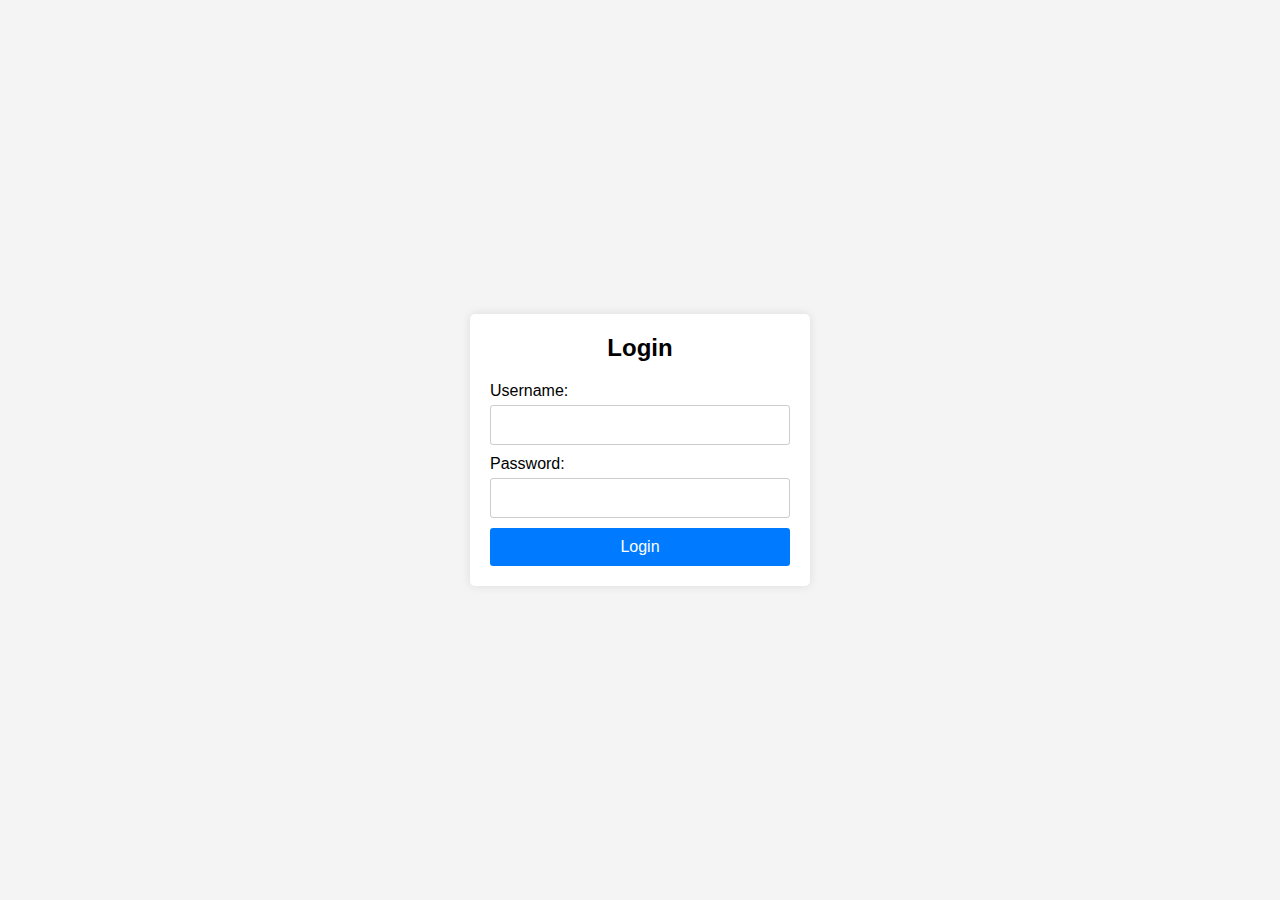
<file: templates/check.html>
<!DOCTYPE html>
<html lang="en">
  <head>
    <meta charset="UTF-8" />
    <meta name="viewport" content="width=device-width, initial-scale=1.0" />
    <title>Login Page</title>
    <style>
      body {
        font-family: Arial, sans-serif;
        background-color: #f4f4f4;
        margin: 0;
        padding: 0;
        display: flex;
        justify-content: center;
        align-items: center;
        height: 100vh;
      }
      .login-container {
        background-color: #ffffff;
        border-radius: 5px;
        box-shadow: 0px 0px 10px rgba(0, 0, 0, 0.1);
        padding: 20px;
        width: 300px;
      }
      .login-container h2 {
        margin-top: 0;
        text-align: center;
      }
      .login-container form {
        display: flex;
        flex-direction: column;
      }
      .login-container form label {
        margin-bottom: 5px;
      }
      .login-container form input[type="text"],
      .login-container form input[type="password"] {
        padding: 10px;
        margin-bottom: 10px;
        border: 1px solid #ccc;
        border-radius: 3px;
        font-size: 16px;
      }
      .login-container form input[type="submit"] {
        padding: 10px;
        border: none;
        border-radius: 3px;
        background-color: #007bff;
        color: #fff;
        cursor: pointer;
        font-size: 16px;
      }
      .login-container form input[type="submit"]:hover {
        background-color: #0056b3;
      }
    </style>
  </head>
  <body>
    <div class="login-container">
      <h2>Login</h2>
      <form action="login.php" method="post">
        <label for="username">Username:</label>
        <input type="text" id="username" name="username" required />

        <label for="password">Password:</label>
        <input type="password" id="password" name="password" required />

        <input type="submit" value="Login" />
      </form>
    </div>
  </body>
</html>
</file>
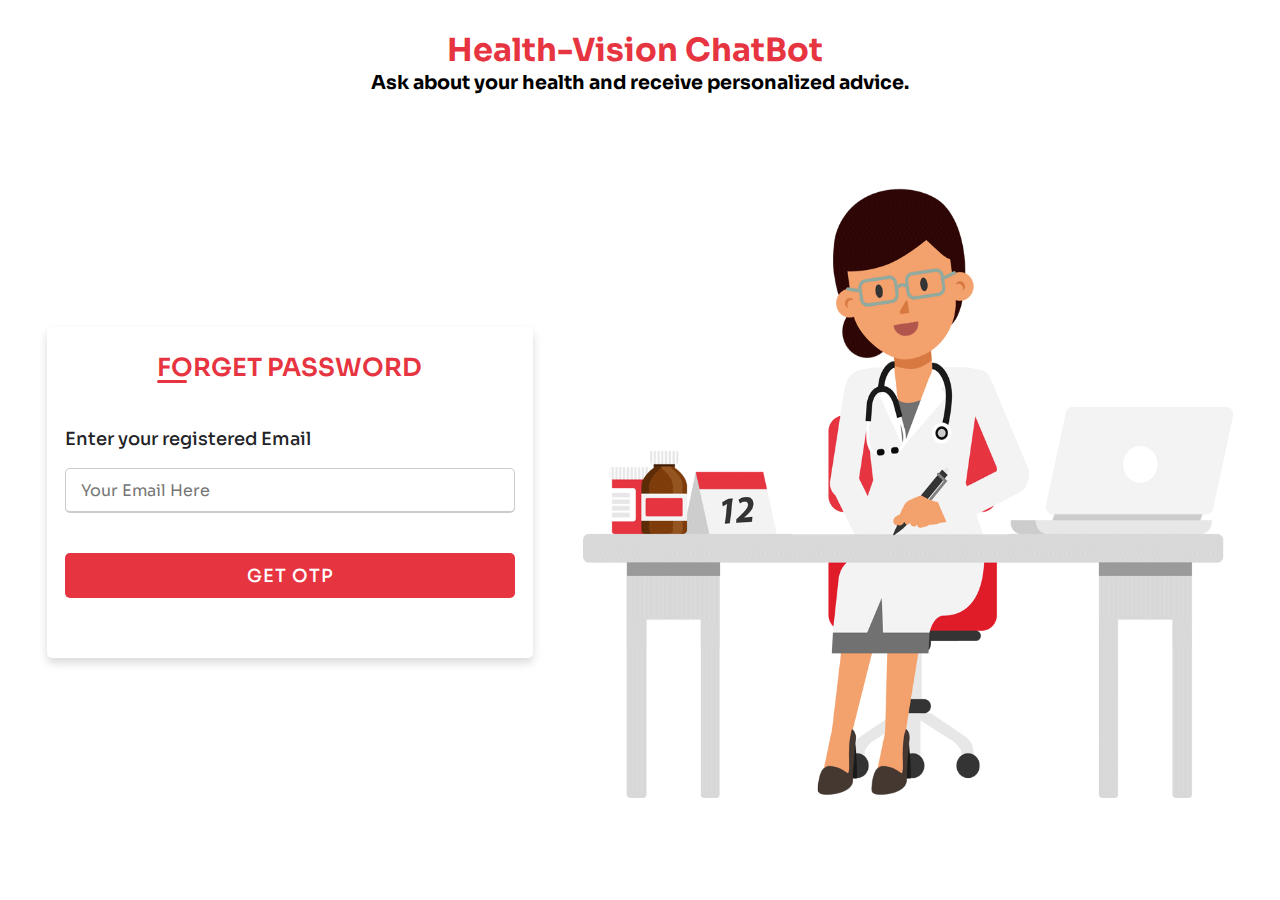
<file: templates/forget_password.html>
<!DOCTYPE html>
<html lang="en" dir="ltr">
  <head>
    <meta charset="UTF-8">
    <title>Health-Vision ChatBot</title>
    <!-- <link rel="stylesheet" href="/chatbot.css"> -->
    <link
      rel="stylesheet"
      href="/static/liq.css"
    />
     <meta name="viewport" content="width=device-width, initial-scale=1.0">
   </head>
<body>
    <style>
      .outer{
      display: flex;
      justify-content: center;
      align-items: center;
      flex-direction: row;
      padding-bottom: 20px;
      }
      .queshead {
      display: flex;
      justify-content: center;
      align-items: center;
      flex-direction: column;
      margin-top: 30px;
    }
    .queshead h1 {
      font-size: 2rem;
      font-weight: 700;
      color: #e73441;
    }
    .queshead h3 {
      font-size: 1.2rem;
      font-weight: 700;
      color: #000;
    }
.container{
  margin-top: 50px;
  display: flex;
  justify-content: center;
  width: 38%;
  height: auto;
    padding: 25px 30px;
    background: rgb(255, 255, 255);
  border-radius: 5px;
  box-shadow: 0 5px 10px rgba(0,0,0,0.15);
}
.container .title{
  position: relative;
  font-size: 25px;
  font-weight: 600;
  color: #e73441;
}
.container .title::before{
  content: "";
  position: absolute;
  left: 0;
  bottom: 0;
  height: 3px;
  width: 30px;
  border-radius: 5px;
  background: #e73441;
}
.content form .user-details{
  display: flex;
  flex-direction: column;
  justify-content: space-between;
  margin: 20px 0 12px 0;
  color:#222327;
}
form .user-details .input-box{
  margin-bottom: 5px;
  width: 100%;
  color:#222327;
  margin-top: 15px;
  padding-top: 10px;
}
form .input-box span.details{
  display: block;
  font-weight: 500;
  font-size: large;
  margin-bottom: 5px;
  padding-bottom: 13px;
  
}
.user-details .input-box input{
  height: 45px;
  width: 450px;
  outline: none;
  font-size: 16px;
  border-radius: 5px;
  padding-left: 15px;
  border: 1px solid #ccc;
  border-bottom-width: 2px;
  transition: all 0.3s ease;
  color:#222327;

}
.user-details .input-box input:focus,
.user-details .input-box input:after{
  border-color: #e73441;

}
textarea{
  width:100%;
  font-size: 16px;
  border-radius: 5px;
  padding-left: 15px;
  border: 1px solid #ccc;
  border-bottom-width: 2px;
  transition: all 0.3s ease;
  color:#222327;
}
textarea:focus, textarea:valid {
  border-color: #e73441;
}
 form .gender-details .gender-title{
  font-size: 20px;
  font-weight: 500;
 }
 form .category{
   display: flex;
   width: 80%;
   margin: 14px 0 ;
   justify-content: space-between;
 }
 form .category label{
   display: flex;
   align-items: center;
   cursor: pointer;
 }
 form .category label .dot{
  height: 18px;
  width: 18px;
  border-radius: 50%;
  margin-right: 10px;
  background: #e1e1e1;
  border: 5px solid transparent;
  transition: all 0.3s ease;
}
 #dot-1:checked ~ .category label .one,
 #dot-2:checked ~ .category label .two,
 #dot-3:checked ~ .category label .three{
   background: #6e1e1e;
   border-color: #842c2c;
 }
 form input[type="radio"]{
   display: none;
 }
 form input[type="file"]{
  color: darkblue;
  font-size: 20px;
  font-weight: 500;
  letter-spacing: 1px;
  cursor: pointer;
  transition: all 0.3s ease;
  padding:10px 20px;
  border-radius: 5px;
}


 form .button{
   height: 45px;
   margin: 35px 0
 }
 form .button .input{
   height: 100%;
   width: 100%;
   border-radius: 5px;
   border: none;
   color: white;
   font-size: 18px;
   font-weight: 500;
   letter-spacing: 1px;
   cursor: pointer;
   transition: all 0.3s ease;
   background: #e73441;
 }

button{
  overflow: visible;
  position: relative;
  float: right;
  border: 0;
  padding: 0;
  cursor: pointer;
  height: 40px;
  width: 110px;
  color: #fff;
  text-transform: uppercase;
  background: #e73441;
  border-radius: 10px;

}
button:hover{
  overflow: visible;
  position: relative;
  float: right;
  border: 0;
  padding: 0;
  cursor: pointer;
  height: 40px;
  width: 110px;
  color: #e73441;
  border: 1px solid #e73441;
  text-transform: uppercase;
  background: white;
  border-radius: 10px;
}
.popup{
  position:fixed;
  top:-150%;
  left:50%;
  opacity:0;
  transform:translate(-50%,-50%) scale(1.25);
  width:380px;
  padding:20px 30px;
  background:#fff;
  box-shadow: 2px 2px 5px 5px rgba(0,0,0,0.15);
  border-radius:10px;
  transition: top 0ms ease-in-out 200ms,opacity 200ms ease-in-out 0ms, transform 20ms ease-in-out 0ms;

}
.popup.active{
  top:50%;
  opacity:1;
  transform:translate(-50%,-50%) scale(1);

  transition: top 0ms ease-in-out 0ms,opacity 200ms ease-in-out 0ms, transform 20ms ease-in-out 0ms;
}
.popup .close-btn{
  position:absolute;
  top: 10px;
  right: 10px;
  width: 15px;
  height: 15px;
  background: #888;
  color:#eee;
  text-align: center;
  line-height: 15px;
  border-radius: 15px;
  cursor: pointer;
}
.popup .close-btn:hover{
  background: red;
}
.popup .form h2{
  text-align: center;
  color: #f6685e;
  margin: 10px 0px 20px;
  font-size: 22px;
}
.popup .form .form-element{
  margin: 10px 0px;
}
.popup .form .form-element label{
  font-size: 16px;
  color: #222;
}
.popup .form .form-element input[type="text"]{
  margin-top: 5px;
  width: 100%;
  padding: 10px;
  border: 1px solid #ccc;
  outline: none;
  border-radius: 5px;
}
select{
  margin-top: 5px;
  width: 100%;
  padding: 10px;
  border: 1px solid #ccc;
  outline: none;
  border-radius: 5px;
  background-color: #FFF;
}
.input-box input[type="checkbox"]
{
  display: flex;
  align-items: flex-start;
  justify-content: flex-start;
  width: 40px;
  height: 40px;
  border-radius: 50%;
  border: none;
}
.input-box input[type="checkbox"]:active
{
  background: #f6685e;
  border: none;
}
.chatbotgif img{
  width: 650px;
  height: 650px;
  margin-top: 50px;
  margin-left: 50px;
}
.other  a{
  text-decoration: none;
  color: #e73441;
  font-size: 1rem;
  font-weight: 500;
}
p{
    text-align: center;
    font-size: 1.2rem;
    font-weight: 500;
    color: #000;
}
.ways{
    display: flex;
    justify-content: center;
    align-items: center;
    flex-direction: row;
    gap: 20px;
}
.alerts
{
  color:red;
  text-align: center;
}
.ways .button a{
    color:#e73441;
    text-decoration: none;
    font-size: 1.2rem;
    font-weight: 500;
    padding: 10px 20px;
    border: 1px solid #e73441;
}
.ways .button input{
    color:#e73441;
    text-decoration: none;
    background-color: #fff;
    margin-top: -10px;
    font-size: 1.2rem;
    font-weight: 500;
    padding: 10px 20px;
    border: 1px solid #e73441;
}
.popupcont{
  display: flex;
  justify-content: center;
  align-items: center;
  flex-direction: column;
  position: fixed;
  top: 0;
  left: 0;
  width: 100%;
  height: 100%;
  background: rgba(217, 210, 210, 0.5);
  display: none;
}

    </style>
        <div class="queshead">
          <h1>Health-Vision ChatBot</h1>
          <h3>Ask about your health and receive personalized advice. </h3>
        </div>
  <div class="outer">
  <div class="container">
    <div class="title"> FORGET PASSWORD</div>
    <div class="content">
      <form action="/gop" method="post" class="form">
        <div class="user-details">
            <div class="input-box">
                <span class="details">Enter your registered Email</span>
                <input type="text" name="email" id="email" placeholder="Your Email Here"/>
              </div>
              <div  class="alerts" id="msg"> 
                <a>
                  
                </a>
              </div>
              <script type = "text/javascript">
                setTimeout(()=>{
                  const sometext = document.getElementById("msg");
                  sometext.style.display = 'none';
                },3000);
              </script>
              
          
        </div>  
        <div class="button">
          <input id="OTP" type="submit" name="clicked" value="GET OTP" class="input">
        </div>
      </div>
    </form>
  </div>
<div class="chatbotgif">
  <img src="/static/doctor-animate.gif" alt="chatbot">
</div>
</div>
<div class="popupcont">
  <div class="popup">
    <div class="close-btn">&times;</div>
    <div class="form">
      <form action="/otp" method="post">
        <h2>ONE TIME PASSWORD</h2>
        <div class="form-element">
          <input type="text" name="OTP" id="OTPP" placeholder="Enter your OTP" />
          <div class="form-element">
            <button type="submit" class="btn" name="clicked" value="Register">Register</button>
          </div> 
        </div>
     </form>
    </div>
  </div>

    <!-- <script>
      document.querySelector("#OTP").addEventListener("click", function() {
    document.querySelector(".popup").classList.add("active");
});
document.querySelector(".popup .close-btn").addEventListener("click", function() {
    document.querySelector(".popup").classList.remove("active");
});
    </script> -->
</body>
</html>
</file>
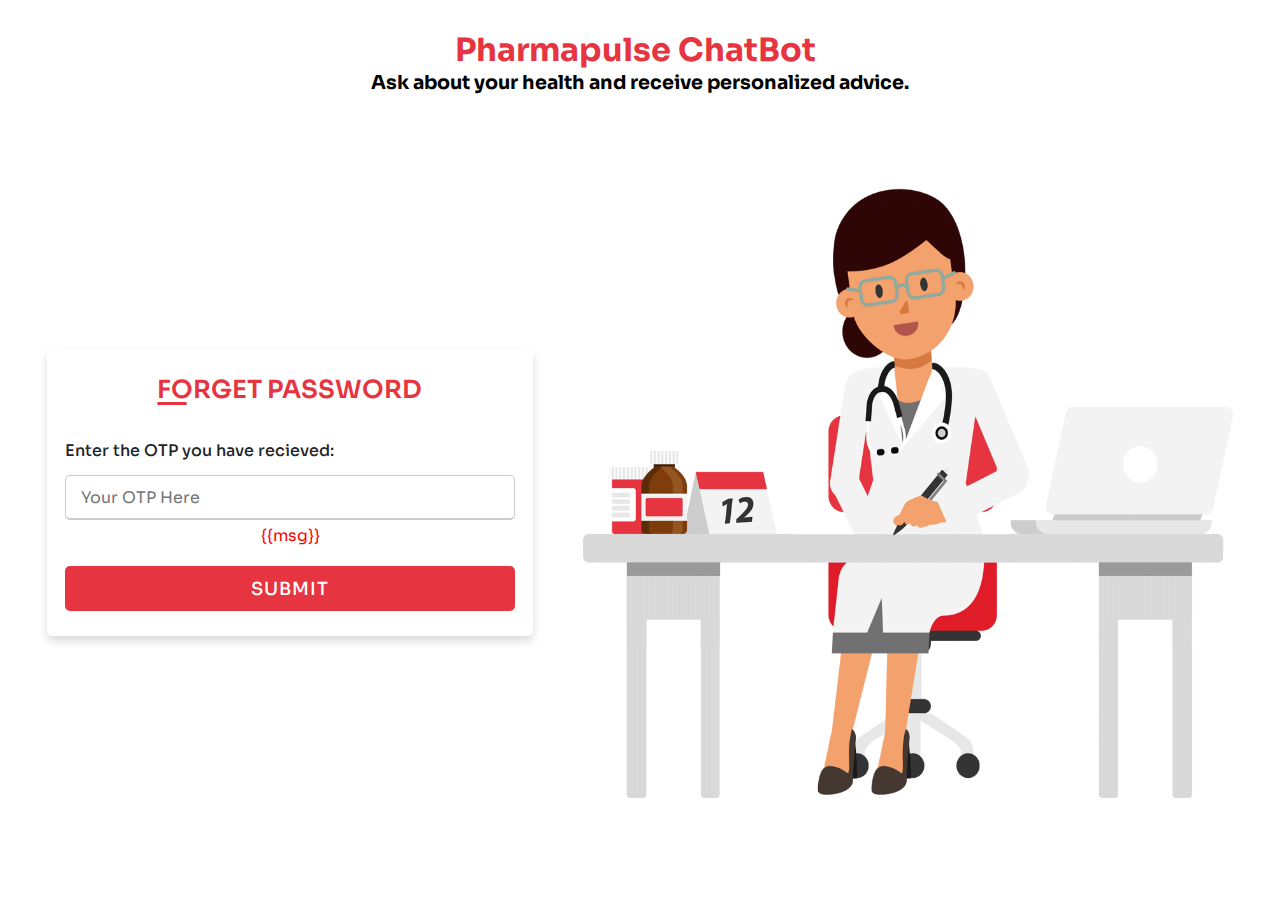
<file: templates/otpSend.html>
<!DOCTYPE html>
<html lang="en" dir="ltr">
  <head>
    <meta charset="UTF-8">
    <title>Pharmapulse ChatBot</title>
    <!-- <link rel="stylesheet" href="/chatbot.css"> -->
    <link
      rel="stylesheet"
      href="/static/liq.css"
    />
     <meta name="viewport" content="width=device-width, initial-scale=1.0">
   </head>
<body>
  <style>
    .outer{
    display: flex;
    justify-content: center;
    align-items: center;
    flex-direction: row;
    padding-bottom: 20px;
    }
    .queshead {
    display: flex;
    justify-content: center;
    align-items: center;
    flex-direction: column;
    margin-top: 30px;
  }
  .queshead h1 {
    font-size: 2rem;
    font-weight: 700;
    color: #e73441;
  }
  .queshead h3 {
    font-size: 1.2rem;
    font-weight: 700;
    color: #000;
  }
.container{
margin-top: 50px;
display: flex;
justify-content: center;
width: 38%;
height: auto;
  padding: 25px 30px;
  background: rgb(255, 255, 255);
border-radius: 5px;
box-shadow: 0 5px 10px rgba(0,0,0,0.15);
}
.container .title{
position: relative;
font-size: 25px;
font-weight: 600;
color: #e73441;
}
.container .title::before{
content: "";
position: absolute;
left: 0;
bottom: 0;
height: 3px;
width: 30px;
border-radius: 5px;
background: #e73441;
}
.content form .user-details{
display: flex;
flex-direction: column;
justify-content: space-between;
margin: 20px 0 12px 0;
color:#222327;
}
.user-details .input-box{
margin-bottom: 5px;
width: 100%;
color:#222327;
margin-top: 15px;
}
form .input-box span.details{
display: block;
font-weight: 500;
padding-bottom: 10px;
/* margin-top: 9px; */
margin-bottom: 4px;
}
.user-details .input-box input{
height: 45px;
width: 450px;
outline: none;
font-size: 16px;
border-radius: 5px;
padding-left: 15px;
border: 1px solid #ccc;
border-bottom-width: 2px;
transition: all 0.3s ease;
color:#222327;
/* background: #222327; */
}
.user-details .input-box input:focus,
.user-details .input-box input:after{
border-color: #e73441;

}
textarea{
width:100%;
font-size: 16px;
border-radius: 5px;
padding-left: 15px;
border: 1px solid #ccc;
border-bottom-width: 2px;
transition: all 0.3s ease;
color:#222327;
}
textarea:focus, textarea:valid {
border-color: #e73441;
}
form .gender-details .gender-title{
font-size: 20px;
font-weight: 500;
}
form .category{
 display: flex;
 width: 80%;
 margin: 14px 0 ;
 justify-content: space-between;
}
form .category label{
 display: flex;
 align-items: center;
 cursor: pointer;
}
form .category label .dot{
height: 18px;
width: 18px;
border-radius: 50%;
margin-right: 10px;
background: #e1e1e1;
border: 5px solid transparent;
transition: all 0.3s ease;
}
#dot-1:checked ~ .category label .one,
#dot-2:checked ~ .category label .two,
#dot-3:checked ~ .category label .three{
 background: #6e1e1e;
 border-color: #842c2c;
}
form input[type="radio"]{
 display: none;
}
form input[type="file"]{
color: darkblue;
font-size: 20px;
font-weight: 500;
letter-spacing: 1px;
cursor: pointer;
transition: all 0.3s ease;
padding:10px 20px;
border-radius: 5px;
}


form .button{
 height: 45px;
 margin-top: 20px;
}
form .button .input{
 height: 100%;
 width: 100%;
 border-radius: 5px;
 border: none;
 color: white;
 font-size: 18px;
 font-weight: 500;
 letter-spacing: 1px;
 cursor: pointer;
 transition: all 0.3s ease;
 background: #e73441;
}

button{
overflow: visible;
position: relative;
float: right;
border: 0;
padding: 0;
cursor: pointer;
height: 40px;
width: 110px;
color: #fff;
text-transform: uppercase;
background: #e73441;
border-radius: 10px;


}
button:hover{
overflow: visible;
position: relative;
float: right;
border: 0;
padding: 0;
cursor: pointer;
height: 40px;
width: 110px;
color: #e73441;
border: 1px solid #e73441;
text-transform: uppercase;
background: white;
border-radius: 10px;
}
.popup{
position:fixed;
top:-150%;
left:50%;
opacity:0;
transform:translate(-50%,-50%) scale(1.25);
width:380px;
padding:20px 30px;
background:#fff;
box-shadow: 2px 2px 5px 5px rgba(0,0,0,0.15);
border-radius:10px;
transition: top 0ms ease-in-out 200ms,opacity 200ms ease-in-out 0ms, transform 20ms ease-in-out 0ms;

}
.popup.active{
top:50%;
opacity:1;
transform:translate(-50%,-50%) scale(1);

transition: top 0ms ease-in-out 0ms,opacity 200ms ease-in-out 0ms, transform 20ms ease-in-out 0ms;
}
.popup .close-btn{
position:absolute;
top: 10px;
right: 10px;
width: 15px;
height: 15px;
background: #888;
color:#eee;
text-align: center;
line-height: 15px;
border-radius: 15px;
cursor: pointer;
}
.popup .close-btn:hover{
background: red;
}
.popup .form h2{
text-align: center;
color: #f6685e;
margin: 10px 0px 20px;
font-size: 22px;
}
.popup .form .form-element{
margin: 10px 0px;
}
.popup .form .form-element label{
font-size: 16px;
color: #222;
}
.popup .form .form-element input[type="text"]{
margin-top: 5px;
width: 100%;
padding: 10px;
border: 1px solid #ccc;
outline: none;
border-radius: 5px;
}
select{
margin-top: 5px;
width: 100%;
padding: 10px;
border: 1px solid #ccc;
outline: none;
border-radius: 5px;
background-color: #FFF;
}
.input-box input[type="checkbox"]
{
display: flex;
align-items: flex-start;
justify-content: flex-start;
width: 40px;
height: 40px;
border-radius: 50%;
border: none;
}
.input-box input[type="checkbox"]:active
{
background: #f6685e;
border: none;
}
.chatbotgif img{
width: 650px;
height: 650px;
margin-top: 50px;
margin-left: 50px;
}
.other  a{
text-decoration: none;
color: #e73441;
font-size: 1rem;
font-weight: 500;
}
p{
  text-align: center;
  font-size: 1.2rem;
  font-weight: 500;
  color: #000;
}
.ways{
  display: flex;
  justify-content: center;
  align-items: center;
  flex-direction: row;
  gap: 20px;
}
.alerts
{
color:red;
text-align: center;
}
.ways .button a{
  color:#e73441;
  text-decoration: none;
  font-size: 1.2rem;
  font-weight: 500;
  padding: 10px 20px;
  border: 1px solid #e73441;
}
.ways .button input{
  color:#e73441;
  text-decoration: none;
  background-color: #fff;
  margin-top: -10px;
  font-size: 1.2rem;
  font-weight: 500;
  padding: 10px 20px;
  border: 1px solid #e73441;
}
.popupcont{
display: flex;
justify-content: center;
align-items: center;
flex-direction: column;
position: fixed;
top: 0;
left: 0;
width: 100%;
height: 100%;
background: rgba(217, 210, 210, 0.5);
display: none;
}

  </style>
        <div class="queshead">
          <h1>Pharmapulse ChatBot</h1>
          <h3>Ask about your health and receive personalized advice. </h3>
        </div>
  <div class="outer">
  <div class="container">
    <div class="title"> FORGET PASSWORD</div>
    <div class="content">
      <form action="/v_otp" method="post" class="form">
        <div class="user-details">
            <div class="input-box">
                <span class="details">Enter the OTP you have recieved:</span>
                <input type="text" name="email" id="email" placeholder="Your OTP Here"/>
              </div>
              <div  class="alerts" id="msg"> 
                <a>
                  {{msg}}
                </a>
              </div>
              <script type = "text/javascript">
                setTimeout(()=>{
                  const sometext = document.getElementById("msg");
                  sometext.style.display = 'none';
                },5000);
              </script>
              
          
        </div>  
        <div class="button">
          <input id="OTP" type="submit" name="clicked" value="SUBMIT" class="input">
        </div>
      </div>
    </form>
  </div>
<div class="chatbotgif">
  <img src="/static/doctor-animate.gif" alt="chatbot">
</div>
</div>

    <!-- <script>
      document.querySelector("#OTP").addEventListener("click", function() {
    document.querySelector(".popup").classList.add("active");
});
document.querySelector(".popup .close-btn").addEventListener("click", function() {
    document.querySelector(".popup").classList.remove("active");
});
    </script> -->
</body>
</html>
</file>
<file: static/liq.css>
@import url("https://fonts.googleapis.com/css2?family=Sora:wght@100;200;300;400;500;600;700&display=swap");
*{
  margin: 0;
  padding: 0;
  box-sizing: border-box;
  font-family: "Sora", sans-serif;
}
body {
  margin: 0;
  /* background-color: rgba(0, 0, 0, 0.8); */
  background-color: #fff;
  /* background-image: url("https://www.google.com/url?sa=i&url=https%3A%2F%2Fwww.pxfuel.com%2Fen%2Fquery%3Fq%3Dchatbot&psig=AOvVaw0o6kCIdqvSphhuVea8qwCM&ust=1709099781599000&source=images&cd=vfe&opi=89978449&ved=2ahUKEwjun5v86sqEAxXdaGwGHSJNC-kQjRx6BAgAEBc"); */
}
.accordion {
  display: flex;
  flex-direction: column;
  max-width: 991px;
  min-width: 320px;
  margin: 50px auto;
  padding: 0 50px;
}
.accordion h1 {
  color: #e73441;
  font-size: 52px;
  font-weight: 700;
  text-align: center;
  margin-bottom: 50px;
}
.accordion-item {
  margin-top: 16px;
  border: 1px solid #fcfcfc;
  border-radius: 6px;
  background: #ffffff;
  box-shadow: rgba(0, 0, 0, 0.05) 0px 1px 2px 0px;
}
.accordion-item .accordion-item-title {
  position: relative;
  margin: 0;
  display: flex;
  width: 100%;
  font-size: 15px;
  cursor: pointer;
  justify-content: space-between;
  flex-direction: row-reverse;
  padding: 14px 20px;
  font-weight: 700;
  box-sizing: border-box;
  align-items: center;
}
.accordion-item .accordion-item-desc {
  display: none;
  font-size: 14px;
  line-height: 22px;
  font-weight: 300;
  color: #444;
  border-top: 1px dashed #ddd;
  padding: 10px 20px 20px;
  box-sizing: border-box;
}
.accordion-item input[type="checkbox"] {
  position: absolute;
  height: 0;
  width: 0;
  opacity: 0;
}
.accordion-item input[type="checkbox"]:checked ~ .accordion-item-desc {
  display: block;
}
.accordion-item
  input[type="checkbox"]:checked
  ~ .accordion-item-title
  .icon:after {
  content: "-";
  font-size: 20px;
}
.accordion-item input[type="checkbox"] ~ .accordion-item-title .icon:after {
  content: "+";
  font-size: 20px;
}
.accordion-item:first-child {
  margin-top: 0;
}
.accordion-item .icon {
  margin-left: 14px;
}

@media screen and (max-width: 767px) {
  .accordion {
      padding: 0 16px;
  }
  .accordion h1 {
      font-size: 22px;
  }
}
.navbar input[type="checkbox"],
.navbar .hamburger-lines {
  display: none;
}
.navbar {
  top: 20px;
  position: absolute;
  width: 100%;
  color: #000;
  background-color: rgba(255, 255, 255, 0);
  z-index: 100;
  transition: top 0.3s;
}

.navbar-container {
  display: flex;
  justify-content: space-between;
  height: 64px;
  align-items: center;
}
.navbar .navbar-elements {
  opacity: 1;
}
.menu-items {
  order: 2;
  display: flex;
}
.logo {
  order: 1;
  font-size: 1.5rem;
  color: #e73441;

}

.menu-items li {
  list-style: none;
  margin-left: 1.5rem;
  font-size: 1.3rem;
}

.navbar a {
  color: #000;
  text-decoration: none;
  font-weight: 500;
  transition: color 0.3s ease-in-out;
}

.navbar a:hover {
  color: #e73441;
}
i{
  color: white;
  font-size: 18px;
  cursor: pointer;
  align-items: center;
  justify-content: center;
  top: 10px;
}
.header-button {
  font-size: 24px;
  font-weight: bold;
  text-decoration: none;
  color: white;
  margin-left: 20px;
}
.user-image {
  max-width: 125px;
  max-height: 125px;
  align-self: flex-end;
  padding: 10px;
  margin: 10px;
  border-radius: 10px;
}
.menu {
  list-style: none;
  padding: 0;
  display: flex;
  align-items: center;
}

.menu li {
  margin: 0 20px;
}

.menu a {
  text-decoration: none;
  color: #ccc;
  font-weight: bold;
  font-size: 18px;
  padding: 10px 15px;
  transition: color 0.3s ease, box-shadow 0.3s ease;
}

.menu a:hover {
  color: #fff;
  box-shadow: 0 0 10px rgba(255, 255, 255, 0.8);
  background-color: rgba(76, 175, 80, 0.8);
  color: #fff;
}

.container {
  /* background-color: #45a049; */
  display: flex;
  flex-direction: column;
  align-items: center;
  justify-content: center;
}

main {
  display: flex;
  flex-direction: column; /* Change to column */
  align-items: center; /* Center content horizontally */
}

.outer-cont{
  display: flex;
  flex-direction: row-reverse;
  align-items: center;
  justify-content: center;
  padding: 40px;
  gap: 40px;
}
.chatbot-image img{
  width: 100%;
  height: 100%;
  padding: 100px;
}
.chatbot-container {
  margin-top: 20px;
  padding: 20px;
  width: 800px;
  height: 600px;
  margin: 20px auto;
  background-color: #fff;
  border-radius: 30px;
  overflow-y: auto;
  box-shadow: 0 0 20px rgba(219, 1, 1, 0.305);
}

.inner-heading {
  font-optical-sizing: auto;
  font-weight: 900;
  font-style: normal;
  color: #e73441;
}

.chat-box {
  flex: 1;
  overflow-y: auto;
  padding: 20px;
  display: flex;
  height: 250px;
  overflow-y: scroll;
  flex-direction: column;
   /* Reverse the order of messages */
}

.user-message,
.bot-message {
  padding: 10px;
  margin: 10px;
  border-radius: 8px;
  max-width: 70%; /* Limit message width */
}

.user-message {
  background-color: #e73441;
  color: #fff;
  box-shadow: 0 0 10px rgba(0, 0, 0, 0.1);
  font-weight: 700;
  text-transform: capitalize;
  align-self: flex-end;
}

.bot-message {
  background-color: #fff;
  color: #e73441;
  box-shadow: 0 0 10px rgba(0, 0, 0, 0.1);
  font-weight: 700;
  text-transform: capitalize;
  align-self: flex-start; /* Align bot messages to the left */
}

.chatbot-info {
  /* background-color: #1900ff; */
  color: rgb(0, 0, 0);
  padding: 15px;
  text-align: center;
  margin-bottom: 20px; /* Add margin for separation */
}

.input-container {
  display: flex;
  justify-content: center;
  padding: 10px;
  margin-bottom: 20px;
  align-items: center; /* Center items vertically */
}

.prompt-input {
  flex: 1;
  padding: 10px;
  border: 1px solid #c41b1b;
  border-radius: 5px;
  font-size: 16px;
  font-weight: 700;
}

.generate-button,
#voiceButton {
  background-color: #e73441;
  color: #fff;
  padding: 10px 15px;
  margin-left: 10px;
  border: none;
  border-radius: 15px;
  cursor: pointer;
  font-size: 16px;
  transition: 0.3s ease;
}

.dropdown {
  margin-bottom: 20px;
  display: flex;
  align-items: center;
  justify-content: center;
  gap: 20px;
  color: black;
}

.dropdown-label {
  font-size: 16px;
  color: black;
  font-weight: bold;
}

.dropdown-select {
  padding: 10px;
  font-size: 16px;
  border: 1px solid #ccc;
  border-radius: 5px;
  background-color: #e73441;
  color: #fff;
  cursor: pointer;
  transition: background-color 0.3s ease;
}

.dropdown-select:hover {
  background-color: #fff;
  color: #e73441;
}

.footer{
  color: #e73441;
  padding: 15px;
  display: flex;
  justify-content: space-between;
  align-items: center;
  flex-direction: column;
  font-weight: 700;
  bottom: 0;
  width: 100%;
  z-index: 100;
}

.queshead{
  font-size: 20px;
  font-weight: 700;
  color: #e73441;
  margin-bottom: 20px;
  display: flex;
  justify-content: center;
  align-items: center;
}
.queshead h1{
  margin-right: 10px;
}
</file>
